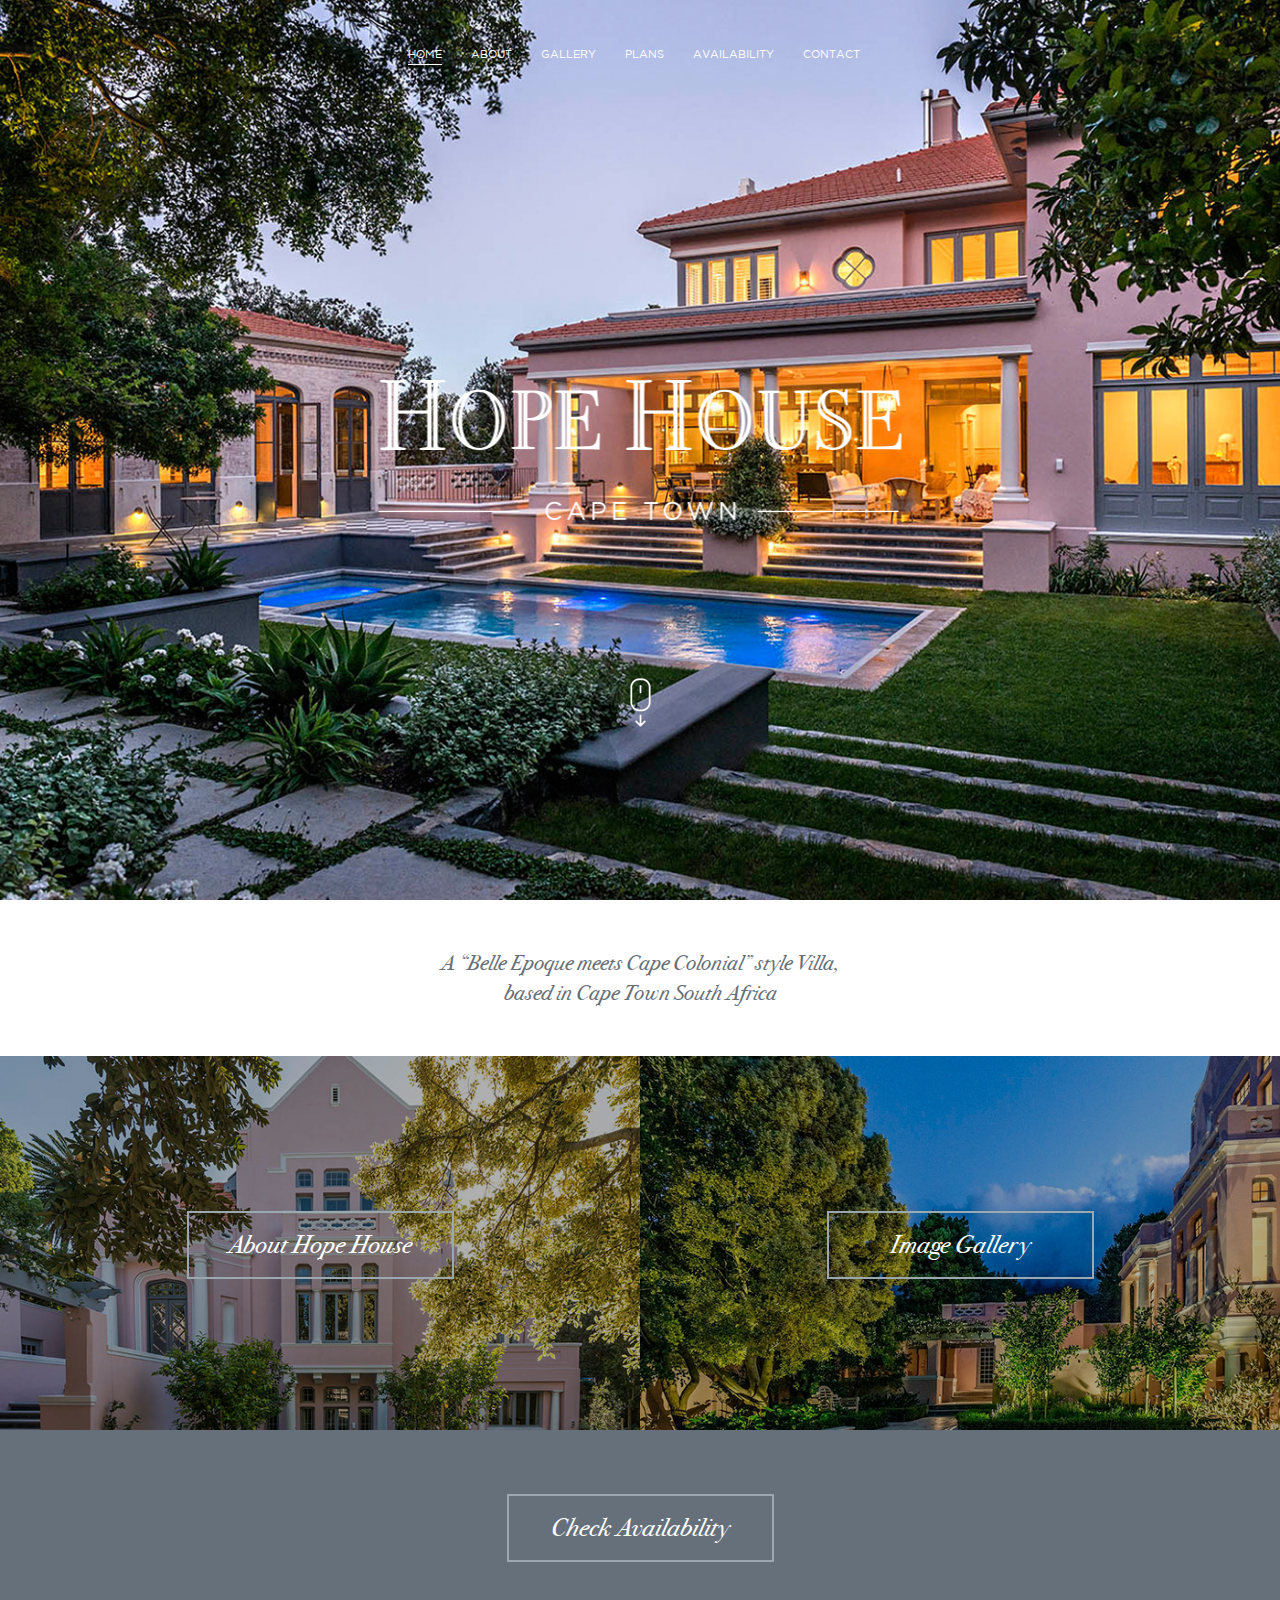
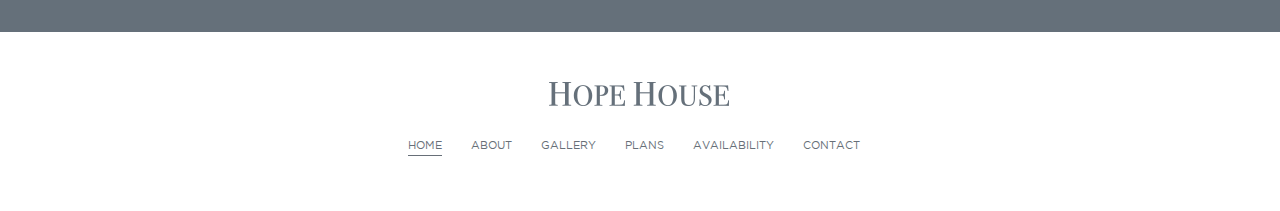
<file: index.html>
<!DOCTYPE html>
<html>
    <head>
    <meta charset="utf-8">
    <meta name="viewport" content="width=device-width, minimum-scale=1.0, maximum-scale=1.0, initial-scale=1.0, user-scalable=no">
    <meta name="format-detection" content="telephone=no">
    <title>Hope House | Home</title>

    <link type="text/css" rel="stylesheet" href="css/style.css">

    <script type="text/javascript" src="scripts/jquery-1.12.4.min.js"></script>
    <script type="text/javascript" src="scripts/common-scripts.js"></script>

    </head>
    <body>
        <section class="page-wrap">
            <!-- Begin header section -->
            <header class="main-header">
                <div class="mobi-nav">
                   <div></div>
                   <div></div>
                   <div></div>
                </div>
                <div class="mobi-logo"><a href="index.html"><img src="images/mobi-logo.png" alt=""></a></div>
                <div class="maing-nav">
                    <ul>
                        <li class="active"><a href="index.html">HOME</a></li>
                        <li><a href="about.html">ABOUT</a></li>
                        <li><a href="gallery.html">GALLERY</a></li>
                        <li><a href="house-plans.html">PLANS</a></li>
                        <li><a href="#">AVAILABILITY</a></li>
                        <li><a href="contact.html">CONTACT</a></li>
                    </ul>
                </div>
            </header>
            <!-- //End header section -->
            
            <!-- Begin home hero section -->
            <section class="hero-wrap">
                <div class="caption-title-wrap">
                   <img src="images/hero-title-image.png" alt="">
                </div>
                <div class="down-arro-link">
                    <a href="#cape-colonial"><img src="images/down-arro-icon.png" alt=""></a>
                </div>
            </section>
            <!-- //End home hero section -->
            
            <section class="cape-colonial" id="cape-colonial">
                <div class="cape-colonial-title">A “Belle Epoque meets Cape Colonial” style Villa, based in Cape Town South Africa</div>
            </section>
            <section class="home-gallery-wrap">
                <div class="home-gallery-item">
                    <img src="images/home-gallery-image1.jpg" alt="">
                    <div class="home-overly">
                        <a href="#">About Hope House</a>
                    </div>
                </div>
                <div class="home-gallery-item">
                    <img src="images/home-gallery-image2.jpg" alt="">
                    <div class="home-overly">
                        <a href="#">Image Gallery</a>
                    </div>
                </div>
            </section>
            <section class="home-check-section">
                <a href="#">Check Availability</a>
            </section>
        </section>
        
        <!-- Begin footer section -->
        <section class="footer-section">
            <div class="footer-wrap">
                <div class="footer-logo"><a href="index.html"><img src="images/footer-logo.png" alt=""></a></div>
                <div class="maing-nav">
                    <ul>
                        <li class="active"><a href="index.html">HOME</a></li>
                        <li><a href="about.html">ABOUT</a></li>
                        <li><a href="gallery.html">GALLERY</a></li>
                        <li><a href="house-plans.html">PLANS</a></li>
                        <li><a href="#">AVAILABILITY</a></li>
                        <li><a href="contact.html">CONTACT</a></li>
                    </ul>
                </div>
            </div>
        </section>
        <!-- Begin footer section -->
    </body>
	
</html>
</file>
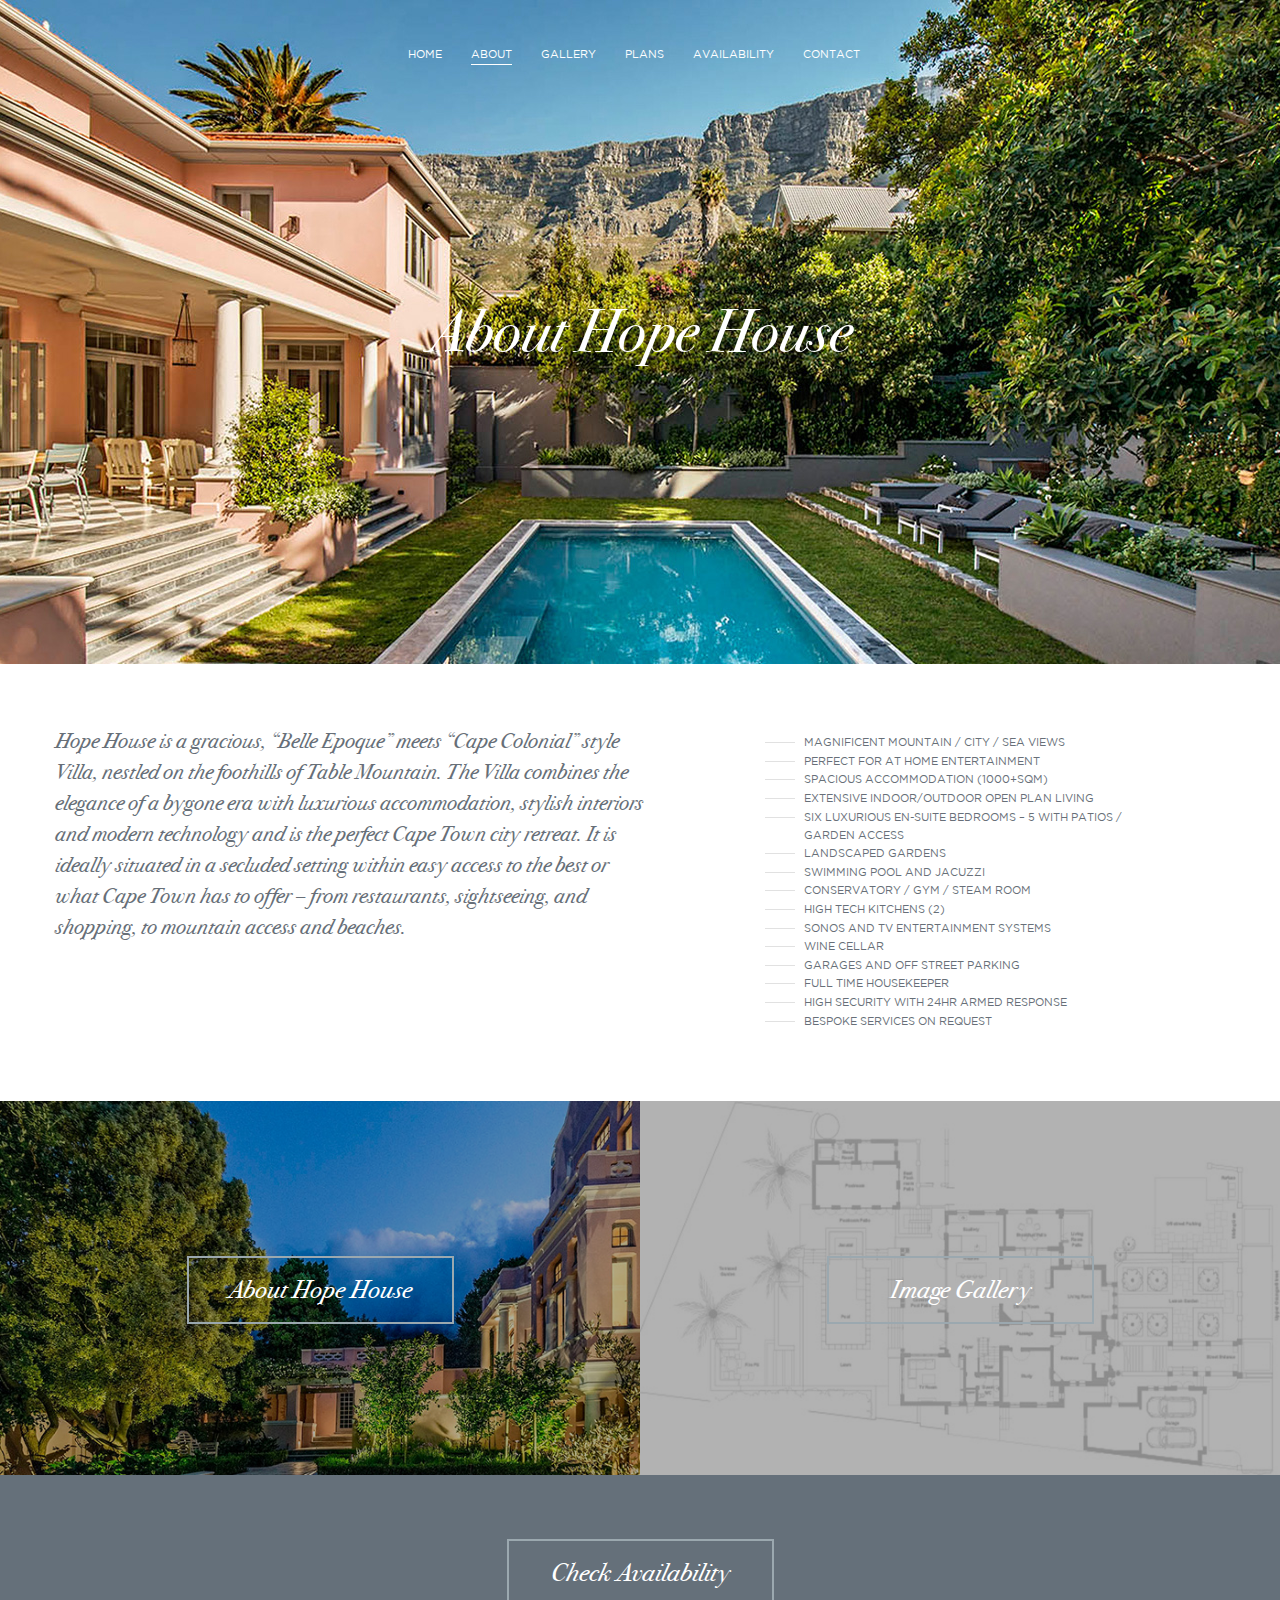
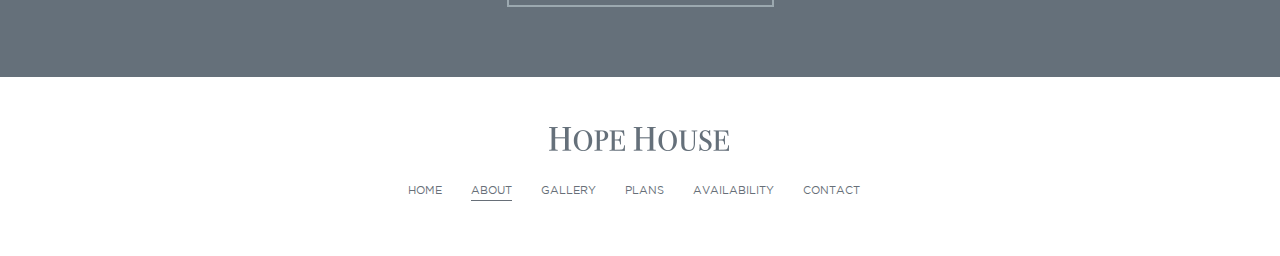
<file: about.html>
<!DOCTYPE html>
<html>
    <head>
    <meta charset="utf-8">
    <meta name="viewport" content="width=device-width, minimum-scale=1.0, maximum-scale=1.0, initial-scale=1.0, user-scalable=no">
    <meta name="format-detection" content="telephone=no">
    <title>Hope House | About</title>

    <link type="text/css" rel="stylesheet" href="css/style.css">

    <script type="text/javascript" src="scripts/jquery-1.12.4.min.js"></script>
    <script type="text/javascript" src="scripts/common-scripts.js"></script>

    </head>
    <body>
        <section class="page-wrap">
           <!-- Begin header section -->
            <header class="main-header clear">
                <div class="mobi-nav">
                    <div></div>
                    <div></div>
                    <div></div>
                </div>
                <div class="mobi-logo"><a href="index.html"><img src="images/mobi-logo.png" alt=""></a></div>
                <div class="maing-nav">
                    <ul>
                        <li><a href="index.html">HOME</a></li>
                        <li class="active"><a href="about.html">ABOUT</a></li>
                        <li><a href="gallery.html">GALLERY</a></li>
                        <li><a href="house-plans.html">PLANS</a></li>
                        <li><a href="#">AVAILABILITY</a></li>
                        <li><a href="contact.html">CONTACT</a></li>
                    </ul>
                </div>
            </header>
            <!-- //End header section -->
            
            <!-- Begin About hero section -->
            <section class="hero-wrap about-hero">
                <div class="caption-title-text">
                    <h1>About Hope House</h1>
                </div>
            </section>
            <!-- //End About hero section -->
            
            <!-- Begin about content section -->
            <section class="content-section about">
                <div class="text-item about">
                    <div class="lead-text about">Hope House is a gracious, “Belle Epoque” meets “Cape Colonial” style Villa, nestled on the foothills of Table Mountain.  The Villa combines the elegance of a bygone era with luxurious accommodation, stylish interiors and modern technology and is the perfect Cape Town city retreat.  It is ideally situated in a secluded setting within easy access to the best or what Cape Town has to offer – from restaurants, sightseeing, and shopping, to mountain access and beaches. </div>
                </div>
                <div class="text-item about">
                    <ul>
                        <li>Magnificent mountain / city / sea views</li>
                        <li>Perfect for at home entertainment  </li>
                        <li>Spacious accommodation (1000+sqm) </li>
                        <li>Extensive indoor/outdoor open plan living </li>
                        <li>Six luxurious en-suite bedrooms – 5 with patios / garden access</li>
                        <li>Landscaped gardens</li>
                        <li>Swimming pool and Jacuzzi</li>
                        <li>Conservatory / gym / steam room </li>
                        <li>High tech kitchens (2)</li>
                        <li>Sonos and TV entertainment systems</li>
                        <li>Wine Cellar</li>
                        <li>Garages and off street parking</li>
                        <li>Full time housekeeper</li>
                        <li>High security with 24hr armed response</li>
                        <li>Bespoke services on request</li>
                    </ul>
                </div>
            </section>
            <!-- Begin about content section -->
            
            <section class="home-gallery-wrap">
                <div class="home-gallery-item">
                    <img src="images/about-gallery-image1.jpg" alt="">
                    <div class="home-overly">
                        <a href="#">About Hope House</a>
                    </div>
                </div>
                <div class="home-gallery-item">
                    <img src="images/about-gallery-image2.jpg" alt="">
                    <div class="home-overly">
                        <a href="#">Image Gallery</a>
                    </div>
                </div>
            </section>
            <section class="home-check-section">
                <a href="#">Check Availability</a>
            </section>
        </section>
        <section class="footer-section">
            <div class="footer-wrap">
                <div class="footer-logo"><a href="index.html"><img src="images/footer-logo.png" alt=""></a></div>
                <div class="maing-nav">
                    <ul>
                        <li><a href="index.html">HOME</a></li>
                        <li class="active"><a href="about.html">ABOUT</a></li>
                        <li><a href="gallery.html">GALLERY</a></li>
                        <li><a href="house-plans.html">PLANS</a></li>
                        <li><a href="#">AVAILABILITY</a></li>
                        <li><a href="contact.html">CONTACT</a></li>
                    </ul>
                </div>
            </div>
        </section>
    </body>	
</html>
</file>
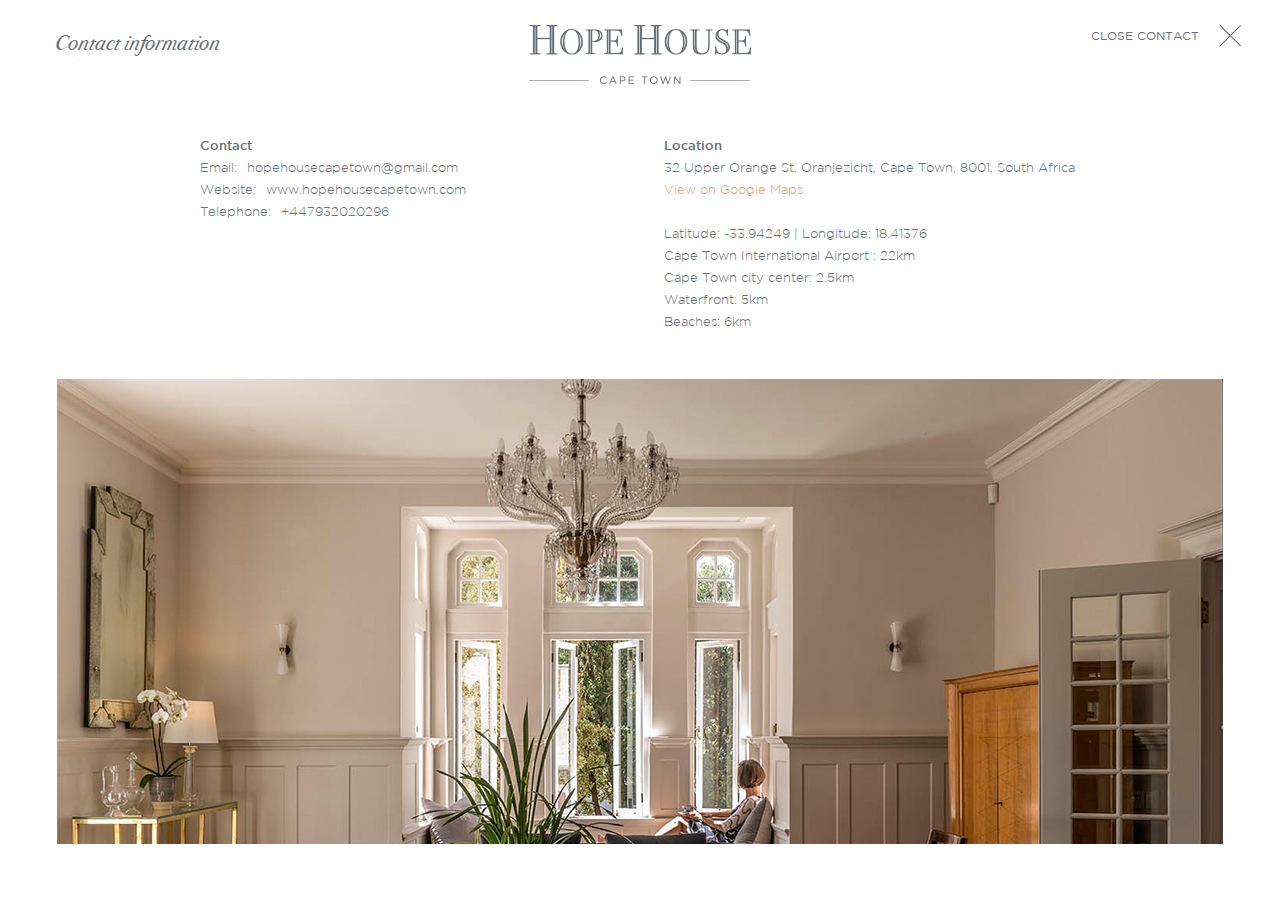
<file: contact.html>
<!DOCTYPE html>
<html>
    <head>
    <meta charset="utf-8">
    <meta name="viewport" content="width=device-width, minimum-scale=1.0, maximum-scale=1.0, initial-scale=1.0, user-scalable=no">
    <meta name="format-detection" content="telephone=no">
        <title>Hope House | Contact</title>

    <link type="text/css" rel="stylesheet" href="css/style.css">

    <script type="text/javascript" src="scripts/jquery-1.12.4.min.js"></script>
    <script type="text/javascript" src="scripts/common-scripts.js"></script>

    </head>

    <body>
        <section class="page-wrap">
            <div class="contact-modal-section" id="contact-modal-section">
                <div class="modal-header-wrap">
                    <div class="modal-logo"><a href="index.html"><img src="images/modal-logo.png" alt=""></a></div>
                    <div class="contact-info">Contact information</div>
                    <div class="close-wrap">
                        <span>close contact</span>
                        <a href="index.html" class="contact-btn"><img src="images/close-icon.png" alt=""></a>
                    </div>
                    <div class="contact-content-details">
                        <div class="contact-item-text">
                            <span>Contact</span>
                            <div><dfn>Email: </dfn><a href="#">hopehousecapetown@gmail.com</a></div>
                            <div><dfn>Website:</dfn><a href="mailto:www.hopehousecapetown.com">www.hopehousecapetown.com</a></div>
                            <div><dfn>Telephone:</dfn><a href="tel:+447932020296">+447932020296</a></div>
                        </div>
                        <div class="contact-item-text">
                            <span>Location</span>
                            <p>32 Upper Orange St, Oranjezicht, Cape Town, 8001, South Africa
                                <a href="#">View on Google Maps</a></p>
                            <div class="latitude">
                                <div><dfn>Latitude: -33.94249 | Longitude: 18.41376 </dfn></div>
                                <div><dfn>Cape Town International Airport : 22km</dfn></div>
                                <div><dfn>Cape Town city center: 2.5km</dfn></div>
                                <div><dfn>Waterfront: 5km</dfn></div>
                                <div><dfn>Beaches: 6km</dfn></div>
                            </div>
                            
                        </div>
                    </div>
                </div>
                <div class="modal-hero clear">
                    <img src="images/contact-modal-banner.jpg" alt="">
                </div>
            </div>
        </section>
    </body>
</html>
</file>
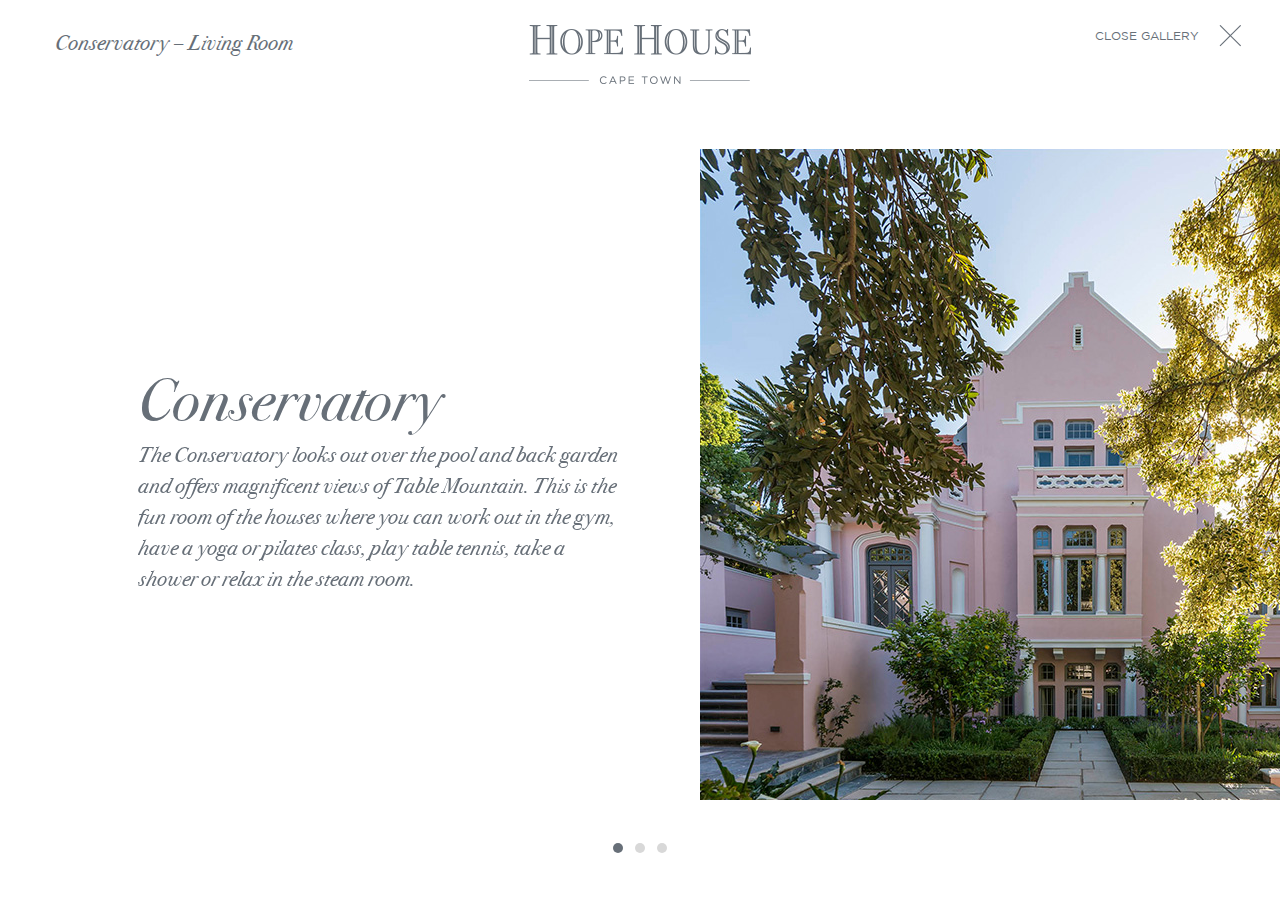
<file: gallery-2.html>
<!DOCTYPE html>
<html>
    <head>
    <meta charset="utf-8">
    <meta name="viewport" content="width=device-width, minimum-scale=1.0, maximum-scale=1.0, initial-scale=1.0, user-scalable=no">
    <meta name="format-detection" content="telephone=no">
    <title>Hope House | Gallery 2</title>

    <link type="text/css" rel="stylesheet" href="css/flexslider.css">
    <link type="text/css" rel="stylesheet" href="css/style.css">

    <script type="text/javascript" src="scripts/jquery-1.12.4.min.js"></script>
    <script type="text/javascript" src="scripts/jquery.flexslider.js"></script>
    <script type="text/javascript" src="scripts/common-scripts.js"></script>

    </head>

    <body>
        <section class="page-wrap">
            <div class="contact-modal-section">
                <div class="modal-header-wrap">
                    <div class="modal-logo"><a href="index.html"><img src="images/modal-logo.png" alt=""></a></div>
                    <div class="contact-info">Conservatory – Living Room</div>
                    <div class="close-wrap">
                        <span>close gallery</span>
                        <a href="index.html" class="contact-btn"><img src="images/close-icon.png" alt=""></a>
                    </div>
                </div>
                <div class="modal-slider-wrap">
                    <div class="modal-slider flexslider" id="modal-slider">
                        <ul class="slides">
                            <li class="slide">
                                <div class="single-right-thumb"><img src="images/single-right-thumb.jpg" alt=""></div>
                                <div class="slider-image clear">
                                    <div class="modal-single-text">
                                        <h1>Conservatory</h1>
                                        <p>The Conservatory looks out over the pool and back garden and offers magnificent views of Table Mountain.   This is the fun room of the houses where you can work out in the gym, have a yoga or pilates class, play table tennis, take a shower or relax in the steam room.  </p>
                                    </div>
                                </div>
                            </li>
                            <li class="slide"><div class="slider-image clear"><img src="images/home-hero.jpg" alt=""></div></li>
                            <li class="slide"><div class="slider-image clear"><img src="images/gallery-single-v2.jpg" alt=""></div></li>
                        </ul>
                    </div>
                </div>
            </div>
        </section>
    </body>
</html>
</file>
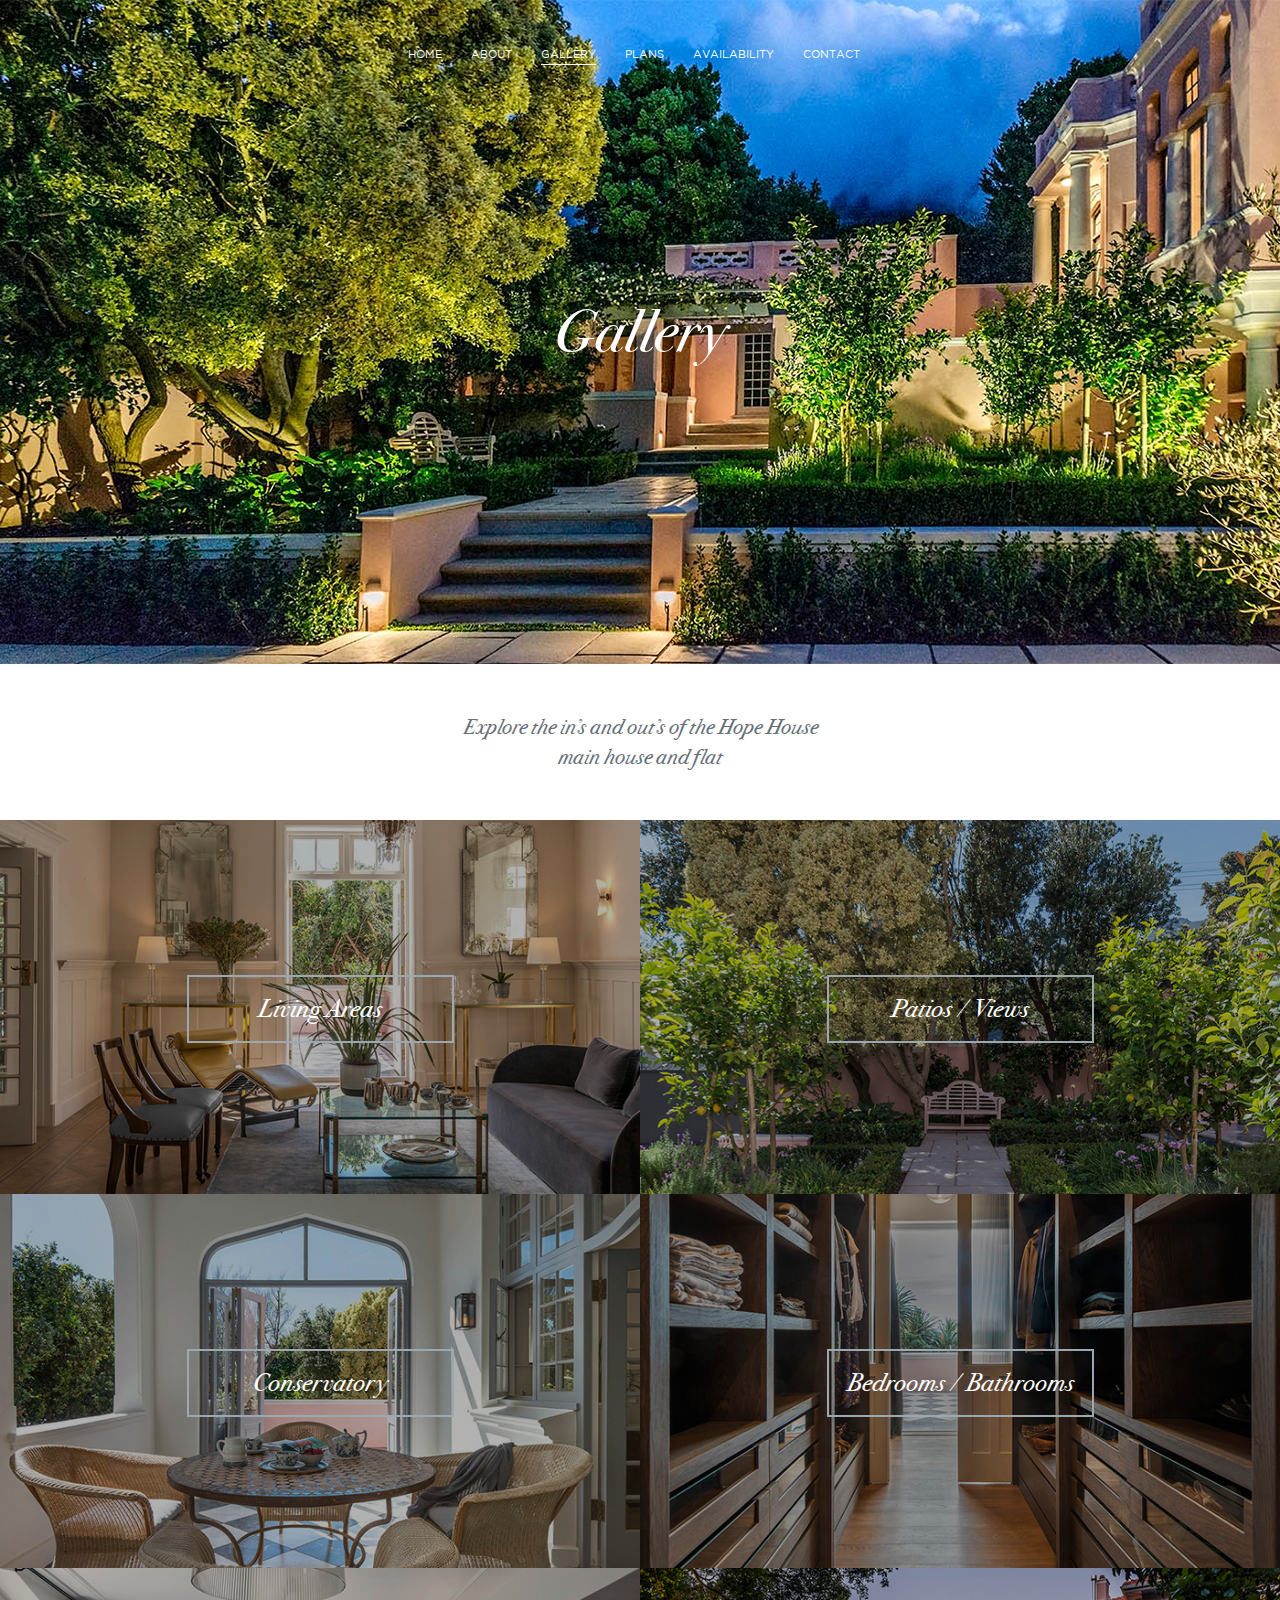
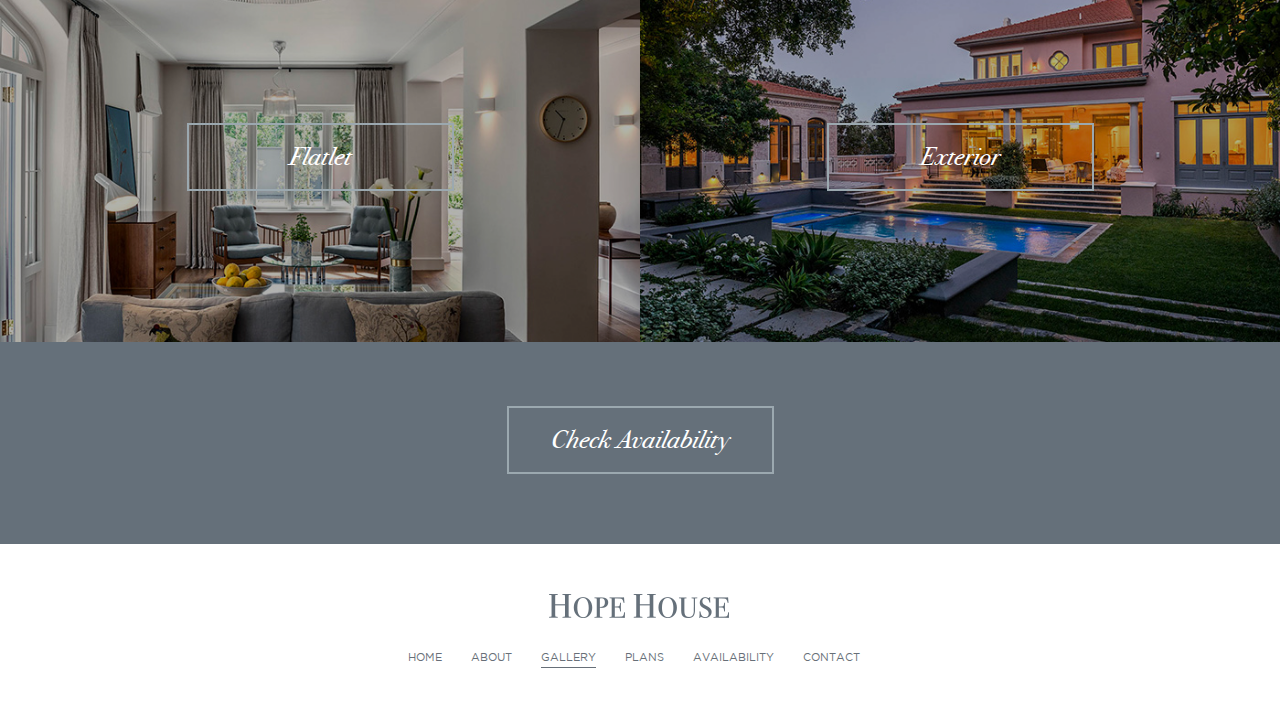
<file: gallery.html>
<!DOCTYPE html>
<html>
    <head>
    <meta charset="utf-8">
    <meta name="viewport" content="width=device-width, minimum-scale=1.0, maximum-scale=1.0, initial-scale=1.0, user-scalable=no">
    <meta name="format-detection" content="telephone=no">
    <title>Hope House | Gallery</title>

    <link type="text/css" rel="stylesheet" href="css/style.css">

    <script type="text/javascript" src="scripts/jquery-1.12.4.min.js"></script>
    <script type="text/javascript" src="scripts/common-scripts.js"></script>

    </head>
    <body>
        <section class="page-wrap">
            <!-- Begin header -->
            <header class="main-header clear">
                <div class="mobi-nav">
                    <div></div>
                    <div></div>
                    <div></div>
                </div>
                <div class="mobi-logo"><a href="index.html"><img src="images/mobi-logo.png" alt=""></a></div>
                <div class="maing-nav">
                    <ul>
                        <li><a href="index.html" class="active">HOME</a></li>
                        <li><a href="about.html">ABOUT</a></li>
                        <li class="active"><a href="gallery.html">GALLERY</a></li>
                        <li><a href="house-plans.html">PLANS</a></li>
                        <li><a href="#">AVAILABILITY</a></li>
                        <li><a href="contact.html">CONTACT</a></li>
                    </ul>
                </div>
            </header>
            <!-- //End header -->   
            
            <section class="hero-wrap gallery-hero">
                <div class="caption-title-text caption-title-wrap">
                    <h1>Gallery</h1>
                </div>
            </section>
            <section class="cape-colonial">
                <div class="cape-colonial-title">Explore the in’s and out’s of the Hope House <br>main house and flat</div>
            </section>
            <section class="home-gallery-wrap">
                <div class="home-gallery-item">
                    <img src="images/gallery-item-image1.jpg" alt="">
                    <div class="home-overly">
                        <a href="#">Living Areas</a>
                    </div>
                </div>
                <div class="home-gallery-item">
                    <img src="images/gallery-item-image2.jpg" alt="">
                    <div class="home-overly">
                        <a href="#">Patios / Views</a>
                    </div>
                </div>
                <div class="home-gallery-item">
                    <img src="images/gallery-item-image3.jpg" alt="">
                    <div class="home-overly">
                        <a href="#">Conservatory</a>
                    </div>
                </div>
                <div class="home-gallery-item">
                    <img src="images/gallery-item-image4.jpg" alt="">
                    <div class="home-overly">
                        <a href="#">Bedrooms / Bathrooms</a>
                    </div>
                </div>
                <div class="home-gallery-item">
                    <img src="images/gallery-item-image5.jpg" alt="">
                    <div class="home-overly">
                        <a href="#">Flatlet</a>
                    </div>
                </div>
                <div class="home-gallery-item">
                    <img src="images/gallery-item-image6.jpg" alt="">
                    <div class="home-overly">
                        <a href="#">Exterior</a>
                    </div>
                </div>
            </section>
            <section class="home-check-section">
                <a href="#">Check Availability</a>
            </section>
    </section>
        <section class="footer-section">
            <div class="footer-wrap">
                <div class="footer-logo"><a href="index.html"><img src="images/footer-logo.png" alt=""></a></div>
                <div class="maing-nav">
                    <ul>
                        <li><a href="index.html">HOME</a></li>
                        <li><a href="about.html">ABOUT</a></li>
                        <li class="active"><a href="gallery.html">GALLERY</a></li>
                        <li><a href="house-plans.html">PLANS</a></li>
                        <li><a href="#">AVAILABILITY</a></li>
                        <li><a href="contact.html">CONTACT</a></li>
                    </ul>
                </div>
            </div>
        </section>
    </body>
</html>
</file>
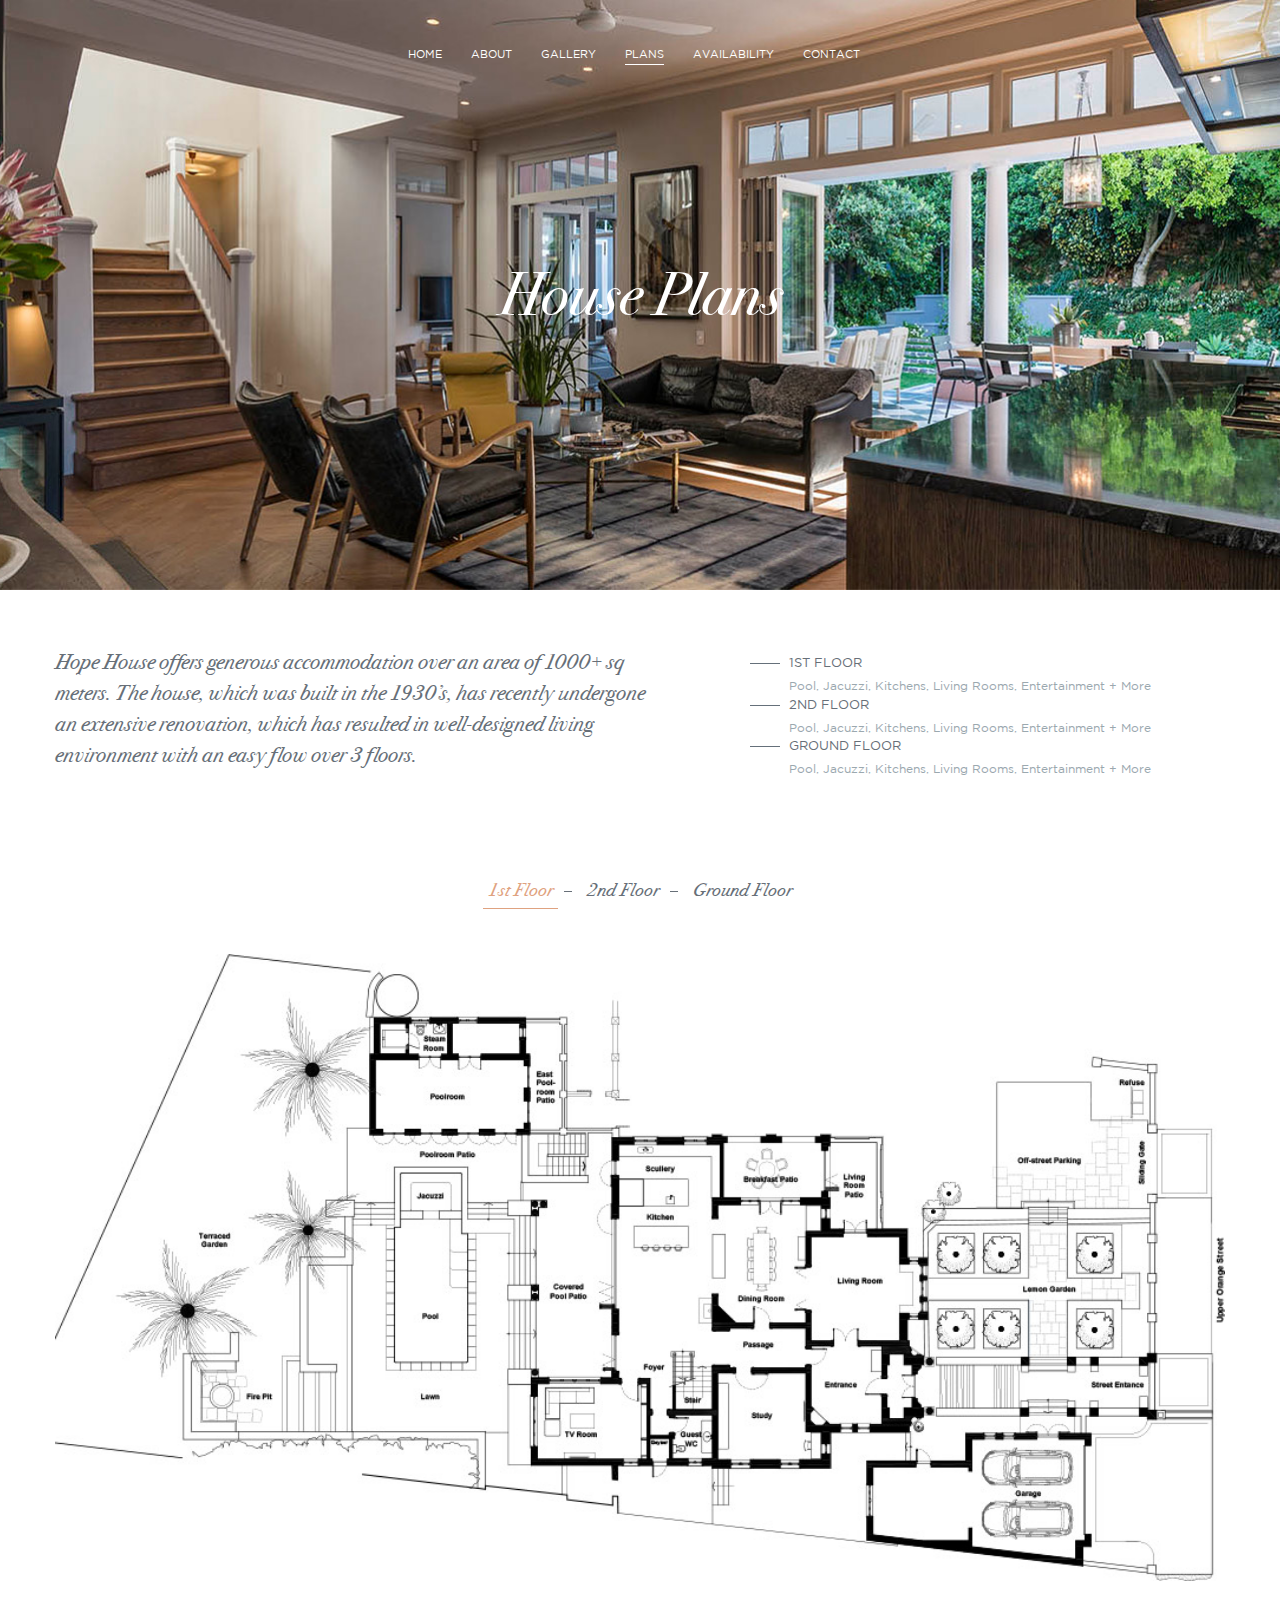
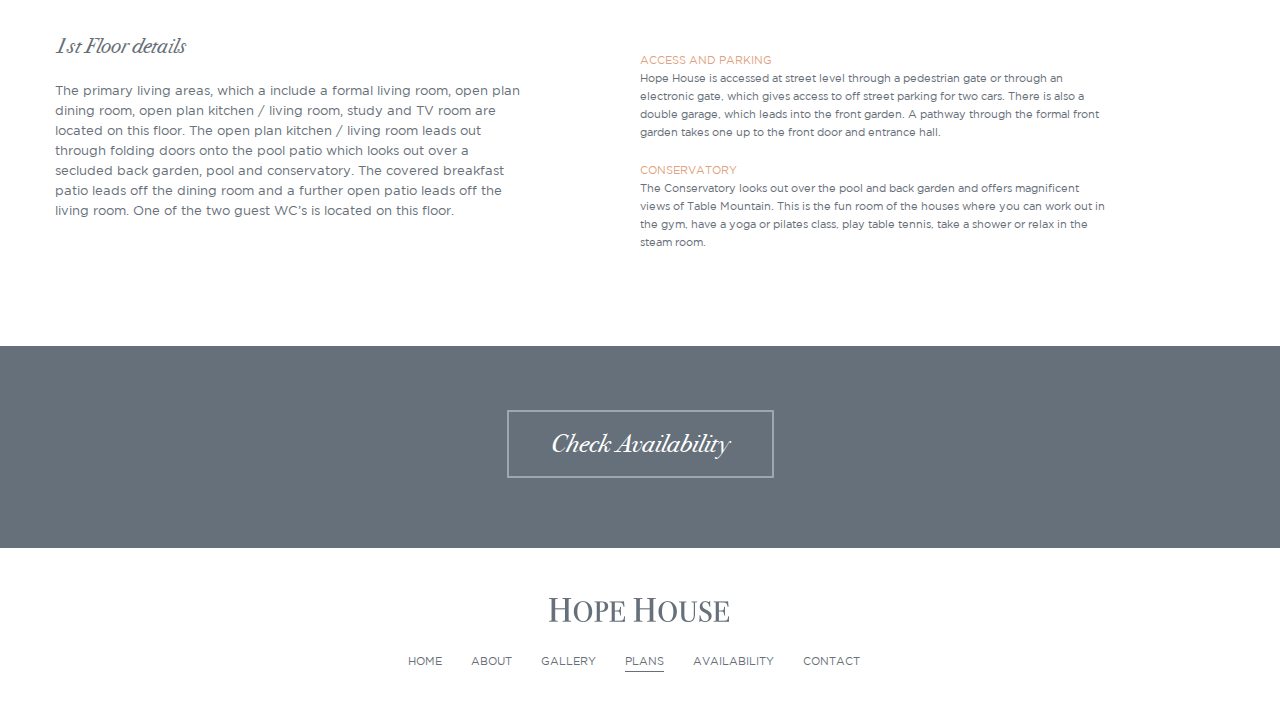
<file: house-plans.html>
<!DOCTYPE html>
<html>
    <head>
    <meta charset="utf-8">
    <meta name="viewport" content="width=device-width, minimum-scale=1.0, maximum-scale=1.0, initial-scale=1.0, user-scalable=no">
    <meta name="format-detection" content="telephone=no">
    <title>Hope House | House Plans</title>

    <link type="text/css" rel="stylesheet" href="css/style.css">

    <script type="text/javascript" src="scripts/jquery-1.12.4.min.js"></script>
    <script type="text/javascript" src="scripts/common-scripts.js"></script>

    </head>
    <body>
        <section class="page-wrap">
            <!-- Begin header section -->
            <header class="main-header">
                <div class="mobi-nav">
                    <div></div>
                    <div></div>
                    <div></div>
                </div>
                <div class="mobi-logo"><a href="index.html"><img src="images/mobi-logo.png" alt=""></a></div>
                <div class="maing-nav">
                    <ul>
                        <li><a href="index.html">HOME</a></li>
                        <li><a href="about.html">ABOUT</a></li>
                        <li><a href="gallery.html">GALLERY</a></li>
                        <li class="active"><a href="house-plans.html">PLANS</a></li>
                        <li><a href="#">AVAILABILITY</a></li>
                        <li><a href="contact.html">CONTACT</a></li>
                    </ul>
                </div>
            </header>
            <!-- //End header section -->
            
            <!-- Begin hero section -->
            <section class="hero-wrap house-plans-hero">
                <div class="caption-title-text caption-title-wrap">
                    <h1>House Plans</h1>
                </div>
            </section>
            <!-- //End hero section -->
            
            <!---->
            <section class="content-section plans clear">
                <div class="text-item plans">
                    <div class="lead-text plans">Hope House offers generous accommodation over an area of 1000+ sq meters. The house, which was built in the 1930’s, has recently undergone an extensive renovation, which has resulted in well-designed living environment with an easy flow over 3 floors.</div>
                </div>
                <div class="text-item plans">
                    <ul>
                        <li>1st floor <span>Pool, Jacuzzi, Kitchens, Living Rooms, Entertainment + more</span></li>
                        <li>2nd floor <span>Pool, Jacuzzi, Kitchens, Living Rooms, Entertainment + more</span></li>
                        <li>ground floor <span>Pool, Jacuzzi, Kitchens, Living Rooms, Entertainment + more</span></li>
                    </ul>
                </div>
            </section>
            <!-- Begin Plans tab section -->
            
            <div class="plans-tab-wrap clear">
                <ul class="tabs-nav" id="tabs-nav">
                    <li class="tab">1st Floor</li>
                    <li class="tab">2nd Floor</li>
                    <li class="tab">Ground Floor</li>
                </ul>
                <div class="tab-contents-wrap" id="tab-contents-wrap">
                    <div class="tab-content">
                        <figure>
                            <img src="images/floor-1-img.jpg" alt="">
                        </figure>
                        <div class="content">
                            <div class="contetn-col">
                                <h4>1st Floor details</h4>
                                <p>The primary living areas, which a include a formal living room, open plan dining room, open plan kitchen / living room, study and TV room are located on this floor. The open plan kitchen / living room leads out through folding doors onto the pool patio which looks out over a secluded back garden, pool and conservatory. The covered breakfast patio leads off the dining room and a further open patio leads off the living room.  One of the two guest WC’s is located on this floor.  </p>
                            </div>
                            <div class="contetn-col">
                                <p><span>ACCESS AND PARKING</span> Hope House is accessed at street level through a pedestrian gate or through an electronic gate, which gives access to off street parking for two cars.  There is also a double garage, which leads into the front garden.  A pathway through the formal front garden takes one up to the front door and entrance hall.</p>
                                <p><span>CONSERVATORY</span>The Conservatory looks out over the pool and back garden and offers magnificent views of Table Mountain.   This is the fun room of the houses where you can work out in the gym, have a yoga or pilates class, play table tennis, take a shower or relax in the steam room.</p>
                            </div>
                        </div>
                    </div>
                    <div class="tab-content">
                        <figure>
                            <img src="images/floor-1-img.jpg" alt="">
                        </figure>
                        <div class="content">
                            <div class="contetn-col">
                                <h4>2nd Floor details</h4>
                                <p>The primary living areas, which a include a formal living room, open plan dining room, open plan kitchen / living room, study and TV room are located on this floor. The open plan kitchen / living room leads out through folding doors onto the pool patio which looks out over a secluded back garden, pool and conservatory. The covered breakfast patio leads off the dining room and a further open patio leads off the living room.  One of the two guest WC’s is located on this floor.  </p>
                            </div>
                            <div class="contetn-col">
                                <p><span>ACCESS AND PARKING</span> Hope House is accessed at street level through a pedestrian gate or through an electronic gate, which gives access to off street parking for two cars.  There is also a double garage, which leads into the front garden.  A pathway through the formal front garden takes one up to the front door and entrance hall.</p>
                                <p><span>CONSERVATORY</span>The Conservatory looks out over the pool and back garden and offers magnificent views of Table Mountain.   This is the fun room of the houses where you can work out in the gym, have a yoga or pilates class, play table tennis, take a shower or relax in the steam room.</p>
                            </div>
                        </div>
                    </div>
                    <div class="tab-content">
                        <figure>
                            <img src="images/floor-1-img.jpg" alt="">
                        </figure>
                        <div class="content">
                            <div class="contetn-col">
                                <h4>Ground Floor details</h4>
                                <p>The primary living areas, which a include a formal living room, open plan dining room, open plan kitchen / living room, study and TV room are located on this floor. The open plan kitchen / living room leads out through folding doors onto the pool patio which looks out over a secluded back garden, pool and conservatory. The covered breakfast patio leads off the dining room and a further open patio leads off the living room.  One of the two guest WC’s is located on this floor.  </p>
                            </div>
                            <div class="contetn-col">
                                <p><span>ACCESS AND PARKING</span> Hope House is accessed at street level through a pedestrian gate or through an electronic gate, which gives access to off street parking for two cars.  There is also a double garage, which leads into the front garden.  A pathway through the formal front garden takes one up to the front door and entrance hall.</p>
                                <p><span>CONSERVATORY</span>The Conservatory looks out over the pool and back garden and offers magnificent views of Table Mountain.   This is the fun room of the houses where you can work out in the gym, have a yoga or pilates class, play table tennis, take a shower or relax in the steam room.</p>
                            </div>
                        </div>
                    </div>
                </div>
            </div>
            <!-- //End Plans tab section -->
            <section class="home-check-section">
                <a href="#">Check Availability</a>
            </section>
        </section>
        <section class="footer-section">
            <div class="footer-wrap">
                <div class="footer-logo"><a href="index.html"><img src="images/footer-logo.png" alt=""></a></div>
                <div class="maing-nav">
                    <ul>
                        <li><a href="index.html">HOME</a></li>
                        <li><a href="about.html">ABOUT</a></li>
                        <li><a href="gallery.html">GALLERY</a></li>
                        <li class="active"><a href="house-plans.html">PLANS</a></li>
                        <li><a href="#">AVAILABILITY</a></li>
                        <li><a href="contact.html">CONTACT</a></li>
                    </ul>
                </div>
            </div>
        </section>
    </body>	
</html>
</file>
<file: css/style.css>
/* Fonts style */

@font-face {
    font-family: 'Gotham Medium';
    src: url('../fonts/GothamMedium.eot');
    src: url('../fonts/GothamMedium.eot?#iefix') format('embedded-opentype'),
        url('../fonts/GothamMedium.woff2') format('woff2'),
        url('../fonts/GothamMedium.woff') format('woff'),
        url('../fonts/GothamMedium.ttf') format('truetype'),
        url('../fonts/GothamMedium.svg#GothamMedium') format('svg');
    font-weight: 500;
    font-style: normal;
}

@font-face {
    font-family: 'Gotham Book';
    src: url('../fonts/GothamBook.eot');
    src: url('../fonts/GothamBook.eot?#iefix') format('embedded-opentype'),
        url('../fonts/GothamBook.woff2') format('woff2'),
        url('../fonts/GothamBook.woff') format('woff'),
        url('../fonts/GothamBook.ttf') format('truetype'),
        url('../fonts/GothamBook.svg#GothamBook') format('svg');
    font-weight: normal;
    font-style: normal;
}

@font-face {
    font-family: 'Gotham Light';
    src: url('../fonts/GothamLight.eot');
    src: url('../fonts/GothamLight.eot?#iefix') format('embedded-opentype'),
        url('../fonts/GothamLight.woff2') format('woff2'),
        url('../fonts/GothamLight.woff') format('woff'),
        url('../fonts/GothamLight.ttf') format('truetype'),
        url('../fonts/GothamLight.svg#GothamLight') format('svg');
    font-weight: 300;
    font-style: normal;
}


@font-face {
    font-family: 'Bodoni SvtyTwo ITC TT BookIta';
    src: url('../fonts/BodoniSvtyTwoITCTTBookIta.eot');
    src: url('../fonts/BodoniSvtyTwoITCTTBookIta.eot?#iefix') format('embedded-opentype'),
        url('../fonts/BodoniSvtyTwoITCTTBookIta.woff2') format('woff2'),
        url('../fonts/BodoniSvtyTwoITCTTBookIta.woff') format('woff'),
        url('../fonts/BodoniSvtyTwoITCTTBookIta.ttf') format('truetype'),
        url('../fonts/BodoniSvtyTwoITCTTBookIta.svg#BodoniSvtyTwoITCTTBookIta') format('svg');
    font-weight: normal;
    font-style: italic;
}

/* // End Fonts style */


/*	Resets
	------	*/

html, body, div, span, object, iframe, h1, h2, h3, h4, h5, h6, 
p, blockquote, pre, a, abbr, address, cite, code, del, dfn, em, 
img, ins, kbd, q, samp, small, strong, sub, sup, var, b, i, hr, 
dl, dt, dd, ol, ul, li, fieldset, form, label, legend, 
table, caption, tbody, tfoot, thead, tr, th, td,
article, aside, canvas, details, figure, figcaption, hgroup, 
menu, footer, header, nav, section, summary, time, mark, audio, video { margin: 0; padding: 0; border: 0; }

ul{ list-style: none; }
article, aside, canvas, figure, figure img, figcaption, hgroup,
footer, header, nav, section, audio, video { display: block; }

.clear:after{content:".";display:block;clear:both;visibility:hidden;line-height:0;height:0}
a img{ border:0; }
a,input,select,textarea{ outline:none; }
input::-moz-focus-inner{ border:0; padding: 0; }

img{ float: left; width: 100%; }

/* Selection colours (easy to forget) */

img::selection 		{background: transparent;}
img::-moz-selection	{background: transparent;}
a{text-decoration: none; display: inline-block; -webkit-transition: all .2s ease-in-out; -moz-transition: all .2s ease-in-out; transition: all .2s ease-in-out;}
a:hover{text-decoration: underline; -webkit-transition: all .2s ease-in-out; -moz-transition: all .2s ease-in-out; transition: all .2s ease-in-out;}

html,body{  background: #ffffff; height: 100%; }

/*		Default Layout 
-------------------------------------------------------------------------------
*/

body {background: rgb(255,255,255); color: rgb(60,60,60); -webkit-text-size-adjust: 100%; -moz-text-size-adjust:100%; -moz-osx-font-smoothing:grayscale;-webkit-font-smoothing:antialiased; overflow-x: hidden; overflow-y:scroll;}

*{-webkit-box-sizing: border-box;-moz-box-sizing:border-box; box-sizing: border-box;}

.page-wrap{  float: left; width: 100%;position: relative; min-height: 100%;}
.hero-wrap{ float: left; width: 100%; background: url(../images/home-hero.jpg) no-repeat center center; background-size: cover; height: 100vh; position: relative}

.main-header,.footer-wrap{ float: left; width: 100%; position: relative;}
.main-header{position: absolute; left: 0; top: 1px; margin-top: -1px; z-index: 99;}
.maing-nav{ float: left; width: 100%; padding-top: 43px; }
.maing-nav ul{list-style: none; margin: 0; padding: 0; text-align: center;}
.maing-nav li{display: inline-block; margin: 0  12.5px; position: relative }
.maing-nav li a{ float: left; text-decoration: none; text-transform: uppercase;font-size: 11px;line-height: 22px; color: #ffffff;font-family: 'Gotham Book';}
.maing-nav li:first-child{ margin-left:0px;}
.maing-nav li a:after{ position: absolute; float: left;left: 0; bottom: 0; width: 100%; height: 1px; background: #ffffff; content: "";z-index: 10;
 opacity: 0;}
.maing-nav li a:hover:after,.maing-nav li.active a:after{ opacity: 1;}
.mobi-nav{position: absolute; right: 15px; top: 15px; width: 23px; display: none;}
.mobi-nav div{float: left; width: 23px; height: 2px; margin: 3px 0; background: #ffffff;}



.caption-title-wrap{max-width: 523px; width: 100%; clear: both; position: absolute; left: 50%; top: 50%; -webkit-transform: translate(-50%, -50%); -moz-transform: translate(-50%, -50%); transform: translate(-50%, -50%);}

.caption-title-wrap img{ float: left;width: 100%;}
.down-arro-link{ position: absolute; width: 59px; left: 50%; bottom: 164px; margin-left: -29.5px;}
.cape-colonial{ float: left; width: 100%; padding: 48px 0;}
.cape-colonial-title{ margin: 0 auto; max-width: 404px; text-align: center;width: 100%; font-size: 22px; line-height: 30px; color: #676f78;font-family: 'Bodoni SvtyTwo ITC TT BookIta'; font-weight: normal; font-style: italic;}
.home-gallery-wrap{ float:left; width: 100%; }
.home-gallery-item{ float: left; width: 50%; position: relative;}
.home-gallery-item img{ float: left; width: 100%;}
.home-overly{ position: absolute; left:0; top: 0;width: 100%; height: 100%; z-index: 2; background: rgba(0,0,0,.3); opacity: 1;-webkit-transition: all .3s ease-in-out;-moz-transition: all .3s ease-in-out;transition: all .3s ease-in-out; }
.home-overly a,.home-check-section a{ position: absolute;text-align: center;left: 50%; margin-left:-133.5px; top: 50%;margin-top: -32px; max-width: 267px;  width: 100%; border:2px solid #9BA8AF; color: #ffffff; font-size: 26px; line-height: 64px;font-family: 'Bodoni SvtyTwo ITC TT BookIta'; font-weight: normal; font-style: italic;z-index: 3;-webkit-transition: all .3s ease-in-out;-moz-transition: all .3s ease-in-out;transition: all .3s ease-in-out;}
.home-gallery-item:hover .home-overly,.home-check-section a:hover{opacity: 1;-webkit-transition: all .3s ease-in-out;-moz-transition: all .3s ease-in-out;transition: all .3s ease-in-out; text-decoration: none;}
.home-check-section{ float: left; width: 100%; background: #65707A; position: relative; text-align: center;}
.home-check-section a{ opacity: 1; position: relative; margin: 64px 0 66px; overflow: hidden; clear: both; left: auto; top: auto; bottom: auto; }
.home-overly a:hover ,.home-check-section a:hover{text-decoration: none;}

/*====================Beginning About Page=================*/
.about-hero,.house-plans-hero{float: left; width: 100%; background: url(../images/about-hero.jpg) no-repeat center center; min-height: 664px; height: 100%; background-size: cover; position: relative;}

.about-hero .caption-title-text{ position: absolute; left: 50%; top: 50%; width:100%; transform: translate(-50%,-50%);z-index: 14}

.caption-title-text h1{ text-align: center; font-size: 60px; line-height: 68px; color: #ffffff;  font-family: 'Bodoni SvtyTwo ITC TT BookIta'; font-weight: normal; font-style: italic; text-transform:capitalize;}

.content-section{ max-width: 1200px; width: 100%; padding: 56px 15px 71px; margin: 0 auto; clear: both; overflow: hidden;}
.content-section.plans {padding: 56px 15px 71px;}
.text-item{ float: left; width: 50.85470085470085%; margin: 0 4.658119658119658%;}
.about.text-item{padding-top: 5px;}
.text-item:nth-child(odd){margin-left: 0;}
.text-item:nth-child(even){width: 39.82905982905983%; margin-right: 0; padding-left: 30px;}
.about.text-item:nth-child(even){padding-left: 45px;}
.lead-text{ float: left; width: 100%; color: #676f78; font-size: 22px; line-height: 31px;font-family: 'Bodoni SvtyTwo ITC TT BookIta'; font-weight: normal; font-style: italic;}
.text-item ul{ list-style: none; margin: 0; padding: 8px 0 0; float: left; max-width: 366px;}
.text-item li{ float: left; width: 100%; font-size: 11px; line-height: 18px; color: #676f78; text-transform: uppercase;font-family: 'Gotham Book'; position: relative; margin: .3px 0;}
.text-item li:before{ position: absolute; left: -39px; top:9px; content: ""; background: #E1E1E1; height: 1px; width: 30px;}
.text-item li span{display: block; padding-top: 5px; color: #9ba8af; font-size: 12px; text-transform: capitalize;}
.plans .text-item li{font-size: 13px;}
.plans .text-item li:before{background: #65707a;}

/*====================End About Page=================*/

/* ======================= House plans ===================*/
.house-plans-hero{background: url(../images/plans-hero.jpg) no-repeat center center; background-size: cover; min-height: 590px;}
.plans-tab-wrap{max-width: 1200px; margin: 0 auto; clear: both; overflow: hidden; padding: 23px 15px 95px;}
ul.tabs-nav{float: left; width: 100%; text-align: center;}
li.tab{display: inline-block; margin: 0 10px; font-size: 19px; line-height: 25px; color: #676f78; position: relative; font-family: 'Bodoni SvtyTwo ITC TT BookIta'; font-weight: normal; font-style: italic; padding: 5px; cursor: pointer;}
li.tab.active{color: #dfa280; border-bottom: 1px solid #dfa280;}
li.tab:after{position: absolute; right: -14px; top: 18px; width: 8px; height: 1px; background: #676f78; content: "";}
li.tab:last-child:after{display: none;}
.tab-contents-wrap, .tab-content, .tab-content figure, .tab-content figure img, .tab-content .content{float: left; width: 100%;}
.tab-contents-wrap{padding-top: 45px;}

.tab-content .content{padding-top: 50px;}
.contetn-col{float: left; width: 50%; padding-right: 115px;}
.contetn-col h4{font-size: 22px; color: #676f78; line-height: 30px; font-family: 'Bodoni SvtyTwo ITC TT BookIta'; font-weight: normal; font-style: italic;}
.contetn-col p{font-size: 13px; color: #676f78; line-height: 20px; font-family: 'Gotham Book';  font-weight: normal; font-style: normal; padding-top: 20px;}
.contetn-col:nth-child(even) p{font-size: 11px; line-height: 18px;}
.contetn-col p span{color: #dfa280; text-transform: uppercase; display: block;}


/* ======================= //End house plans ===================*/


/*====================Beginning Gallery Page =================*/
.gallery-hero{float: left; width: 100%; background: url(../images/gallery-banner.jpg) no-repeat 0 0; min-height: 664px; height: 100%; background-size: cover;position: relative}
/*====================End Gallery Page=================*/

/*====================Beginning Conact modal Section =================*/
.contact-modal-section{ float:left; width: 100%; background: #ffffff; position: relative;}
#contact-modal-section{-webkit-transform: translateY(-100%); -moz-transform: translateY(-100%); transform: translateY(-100%);}
.contact-modal-open #contact-modal-section{-webkit-transform: translateY(0); -moz-transform: translateY(0); transform: translateY(0); -webkit-transition: all 0.3s linear, -webkit-transform 0.6s linear; transition: all 0.1s linear, transform 0.3s linear;}
.contact-modal-section.gellary{padding-bottom: 30px;}

.modal-header-wrap{ float: left; width: 100%;margin-top: 25px; position: relative; overflow: hidden}
.modal-logo{ margin: 0 auto; max-width: 222px; clear: both;}
.modal-logo a{display: block;}
.modal-logo img{ float: left; width: 100%}
.contact-info{ position: absolute; left: 55px; top: 0; width: auto; font-size: 22px; line-height: 36px; color: #676f78;font-family: 'Bodoni SvtyTwo ITC TT BookIta'; font-weight: normal; font-style: italic;}
.close-wrap{position: absolute; right:0px; margin-right: 39px; top: 0; width: auto; }
.close-wrap span{ float: left; padding-right: 20px; padding-top: 3px; display: inline-block;font-size: 12px; line-height: 16px; color: #676f78;font-family: 'Gotham Book'; text-transform: uppercase;}
.contact-btn{ float: right; width: 22px;}
.contact-btn img{ float: left; width:100%;}
.contact-content-details{ margin: 0 auto; max-width: 910px; width: 100%; padding: 110px 15px 0 15px;}
.contact-item-text{ float: left; max-width: 440px; width: 50%; color: #676f78}
.contact-item-text:nth-child(2){ padding-left: 24px;}
.contact-item-text span{ float: left; width: 100%; display: inline-block;color: #676f78; font-size: 13px; line-height: 22px;font-family: 'Gotham Medium'; font-weight: 500; font-style: normal; }
.contact-item-text > div,.contact-item-text p,.latitude > div{ float: left; width: 100%;color: #676f78; font-size: 13px; line-height: 22px;}
.contact-item-text dfn{ float: left;display: inline-block; margin: 0 10px 0 0; font-family: 'Gotham Light'; font-weight: 300; font-style: normal;}
.contact-item-text a{ text-decoration: none;color: #676f78;display: inline-block;font-family: 'Gotham Light'; font-weight: 300; font-style: normal;}
.contact-item-text p{font-family: 'Gotham Light'; font-weight: 300; font-style: normal;}
.contact-item-text:nth-child(2) p a{ color: #dfa280}
.latitude{ float: left; width: 100%; margin-top: 22px;}
.modal-hero{ margin: 0 auto; max-width: 1196px; width: 100%; clear: both;padding:46px 15px 0 15px;}
.modal-hero img{ float: left; width: 100%;}
/*====================End Conact modal Section  =================*/

/*====================Beginning Gallery Single modal Section =================*/
.modal-single-wrap{float: left; width: 100%; position: relative; }
.modal-single-text{ float: left; max-width: 565px; width:48.70689655172414%; padding-top: 254px }
.modal-single-text h1{ float: left; width: 100%; font-size: 60px; line-height: 37px; color: #676f78;font-family: 'Bodoni SvtyTwo ITC TT BookIta'; font-weight: normal; font-style: italic;}
.modal-single-text p{ float: left; width: 100%; padding-top: 20px; font-size: 22px; line-height: 31px;color: #676f78;font-family: 'Bodoni SvtyTwo ITC TT BookIta'; font-weight: normal; font-style: italic;}

.single-right-thumb{ position: absolute; right: 0px; top: 65px; max-width: 580px; width: 100%; z-index: 1;}
.single-right-thumb img{ float: left; width: 100%;}
.modal-slider-wrap{ float: left; width: 100%; 44px; clear: both}
.modal-slider{ float: left; width: 100%; padding-bottom: 55px;}
.slider-image{ margin: 0 auto; max-width: 1005px; width: 100%; height: 100%; padding-top: 44px; clear: both; overflow: hidden}
.flexslider .slides,.flexslider .slides .slide{position: relative; height: 100%;}



.flex-control-nav{ background: none; bottom: 0px;}
.flex-control-paging li a.flex-active { background: #676F78;}
.flex-control-paging li a:hover{background: #676F78;}

.flex-direction-nav .flex-prev,.flex-direction-nav .flex-next{top: 0; left: 0px; position: absolute; background: none; font-size: 0; border: 0; outline: 0; height: 100%; width: 50%; padding: 0; cursor: url(../images/left-arrow.png) ,w-resize; z-index: 2}
.flex-direction-nav .flex-next{cursor: url(../images/right-arrow.png)  ,e-resize; left: auto; right:0px; }
.flex-direction-nav{ top: 0; width: 100%; height: 100%;}
.flex-direction-nav .flex-disabled .flex-next{width: 100%; z-index: 2;} 
.mobi-logo{ float: left; width: 100%; display: none;}
.mobi-logo img{ float: left; width: 120px; }







/*====================Beginning Footer Section =================*/
.footer-section{ float: left; width: 100%; clear: both; padding: 50px 0}
.footer-wrap .maing-nav{ padding-top: 24px;}
.footer-wrap .maing-nav li a{ color: #676f78; border-bottom: 1px solid transparent; position: relative;}
.footer-wrap .maing-nav li a:after{position: absolute; left: 0; bottom: 0; width: 100%; height: 1px; background: #676f78; content: ""; opacity: 0;}
.footer-wrap .maing-nav li a:hover:after,.footer-wrap .maing-nav li.active a:after{opacity: 1;}
.footer-nav{ float: left; width: 100%;}
.footer-logo{ margin: 0 auto; width: 182px;}
.footer-logo im{ float: left; width: 100%;}
/*====================End Footer Section =================*/



/* =======================================================================================================
============================================ Responsive style ========================================== */

/*		Mobile Layout: 320px and 480px and more but less than or equal to 767px.
----------------------------------------------------------------------------------
*/

@media only screen and (max-width: 767px) {
	input[type="text"],input[type="submit"],input[type="password"],select{-webkit-appearance:none;-moz-appearance:none;appearance:none; border-radius: 0}
    .caption-title-wrap{  max-width: 250px;}
    .cape-colonial-title{ width: 100%; padding: 0 15px;}
    .home-gallery-item{ width: 100%}
    .home-overly a, .home-check-section a{ margin-left: -110px; max-width: 220px;font-size: 22px; line-height: 48px;}
    .home-check-section a{ margin-left: 0px;}
    
    .main-header{  background:#65707A; min-height:50px; position: fixed;top: 1px; margin-top: -1px;}
    .main-header .maing-nav{ display: none;padding: 25px 0 10px 0;}
    .mobi-nav{ display: block;}
    .caption-title-text h1{ font-size: 38px; line-height: 40px;}
    .text-item{ width: 100%; margin: 0; padding: 0;}
    .content-section .text-item:nth-child(2){ margin-top: 20px;}
    
    .contetn-col { float: none; width: 100%; padding-right: 0;}
    .content-section.plans {padding: 56px 20px 20px 20px;}
    .text-item:nth-child(even){ width: 100%; padding-left: 40px;}
    .main-header .maing-nav li{ margin: 0; width: 100%; display: block; padding: 6px 0}
    .main-header .maing-nav li a{ float: none; }
    .mobi-logo{ display: block;padding: 19px 0 15px 15px;}
    .plans-tab-wrap{ padding-bottom: 40px;}
    .contact-item-text{ width: 100%;margin-top: 20px;}
    .contact-item-text:nth-child(2){ padding: 0; }
    .contact-info{ top: 86px;left: 15px;}
    .close-wrap{ margin-right: 15px;}
    .modal-logo{ max-width: 120px; margin-left: 15px;}
    .close-wrap span{ padding-right: 9px;}
    .modal-hero{ width: 100%; padding: 30px 15px 0 15px}
    .contact-btn{ width:20px; min-height: 20px; }
    .lead-text{ font-size: 18px; line-height: 26px;}
    li.tab{ margin: 0; width: 100%;}
    li.tab:after{ display: none}
    .tab-content .content{ padding-top: 28px;}
    .tab-contents-wrap.tab-content .content .contetn-col{ padding-right: 50px;}
    .tab-contents-wrap{ padding-top: 33px;}
    .modal-single-text{ width: 100%; max-width: 100%; padding: 30px 15px 0 15px;}
    .modal-single-text h1{ float: none; width: 100%; font-size: 40px; line-height: 46px; text-align: center;}
    .slider-image{ padding-top: 65px;}

    .main-header .maing-nav li.active {background:#464b50;}
    .maing-nav li a:after,.flex-control-nav{ display: none;}
    .modal-slider-wrap{ padding-bottom: 30px;}
    .single-right-thumb{ position: relative}
    .about-hero, .house-plans-hero,.gallery-hero{ min-height:350px; margin-top: 54px;}
    
    .down-arro-link{ bottom: 60px;}
    .content-section{padding: 25px 15px;}
    .cape-colonial{padding: 30px 0;}
    .footer-section{padding: 35px 0 30px;}
    .content-section .text-item:nth-child(2){margin-top: 0; padding-top: 7px;}
    .footer-logo{width: 150px;}
    .text-item li:before{top: 8px;}
    .content-section.plans,.content-section.plans{padding-top: 30px;}
    .plans .text-item li:before{top: 10px;}
    .contetn-col p{padding-top: 10px;}
    .plans-tab-wrap{padding-bottom: 25px;}
    .contact-content-details{clear: both; overflow: hidden; padding-top: 85px;}
    
    .flex-direction-nav{top: 50%; height: auto;}
    .flex-direction-nav .flex-prev, .flex-direction-nav .flex-next{width: 49px; height: 16px; background: url(../images/left-arrow.png) no-repeat center center; left: 15px; display: none;}
    .flex-direction-nav .flex-next{background: url(../images/right-arrow.png) no-repeat center center; left: auto; right: 15px;}
    
    .modal-single-text h1{font-size: 26px; line-height: 32px;}
    .modal-single-text p{font-size: 18px; line-height: 26px; padding-top: 10px;}
    .single-right-thumb{top: 30px;}
    .slider-image{padding-top: 30px;}
    .modal-slider,.contact-modal-section.gellary{padding-bottom: 0;}
    .contact-btn{width: 15px; height: 15px;}
    .close-wrap span{padding-top: 0;}
    
    
    
}



/*		Wide Mobile Layout: 480px.
------------------------------------------------------------
*/

@media only screen and (min-width: 480px) and (max-width: 767px) {
    .about-hero, .house-plans-hero,.gallery-hero{ min-height:200px;}
    .down-arro-link{ bottom: 30px;}
}


/*		Tablet Layout: 768px.
-----------------------------------------------------------------
*/

@media only screen and (min-width: 768px) and (max-width: 991px) {
	input[type="text"],input[type="submit"],input[type="password"],select{-webkit-appearance:none;-moz-appearance:none;appearance:none; border-radius: 0}
    
    #tab-contents-wrap .content .contetn-col{ padding-right: 50px;}
    .text-item{ margin: 0 2.658119658119658%;}
    .close-wrap{ margin-right: 15px;}
    .modal-logo{ max-width: 165px;}
    .contact-info{ left: 15px;}
    .single-right-thumb{ position: relative; float: left; width: 100%; right: auto; top: auto;padding-top: 45px; max-width: 100%;}
    .modal-single-text{ width: 100%; max-width: 100%; padding: 30px 15px 0 15px;}
    .modal-slider-wrap,.modal-slider{ padding-bottom: 60px;}
    .flex-control-nav{ bottom: 0;}
    .flex-direction-nav{top: 50%; height: auto;}
    .flex-direction-nav .flex-prev, .flex-direction-nav .flex-next{width: 49px; height: 16px; background: url(../images/left-arrow.png) no-repeat center center; left: 15px; display: none;}
    .flex-direction-nav .flex-next{background: url(../images/right-arrow.png) no-repeat center center; left: auto; right: 15px;}
    .slider-image,.single-right-thumb{padding: 45px 15px 0;}
    .gallery-hero,.about-hero, .house-plans-hero{min-height: 550px;}
    
    
}


/*		Tablet Layout: 1024px.
-----------------------------------------------------------------
*/

@media only screen and (min-width: 992px) and (max-width: 1024px) {
	input[type="text"],input[type="submit"],input[type="password"],select{-webkit-appearance:none;-moz-appearance:none;appearance:none; border-radius: 0}
    .single-right-thumb{ max-width: 460px;}
    .modal-slider-wrap,.modal-slider{ padding-bottom: 60px;}
    .flex-control-nav{ bottom: 0;}

    .flex-direction-nav{top: 50%; height: auto;}
    .flex-direction-nav .flex-prev, .flex-direction-nav .flex-next{width: 49px; height: 16px; background: url(../images/left-arrow.png) no-repeat center center; left: 15px; display: none;}
    .flex-direction-nav .flex-next{background: url(../images/right-arrow.png) no-repeat center center; left: auto; right: 15px;}
    
    .slider-image{max-width: 850px;}
    .gallery-hero,.about-hero, .house-plans-hero{min-height: 450px;}
}




/*	Retina media query.
	Overrides styles for devices with a 
	device-pixel-ratio of 2+, such as iPhone 4.
-----------------------------------------------    */

@media 
	only screen and (-webkit-min-device-pixel-ratio: 2),
	only screen and (min-device-pixel-ratio: 2) {
	
	
}
</file>
